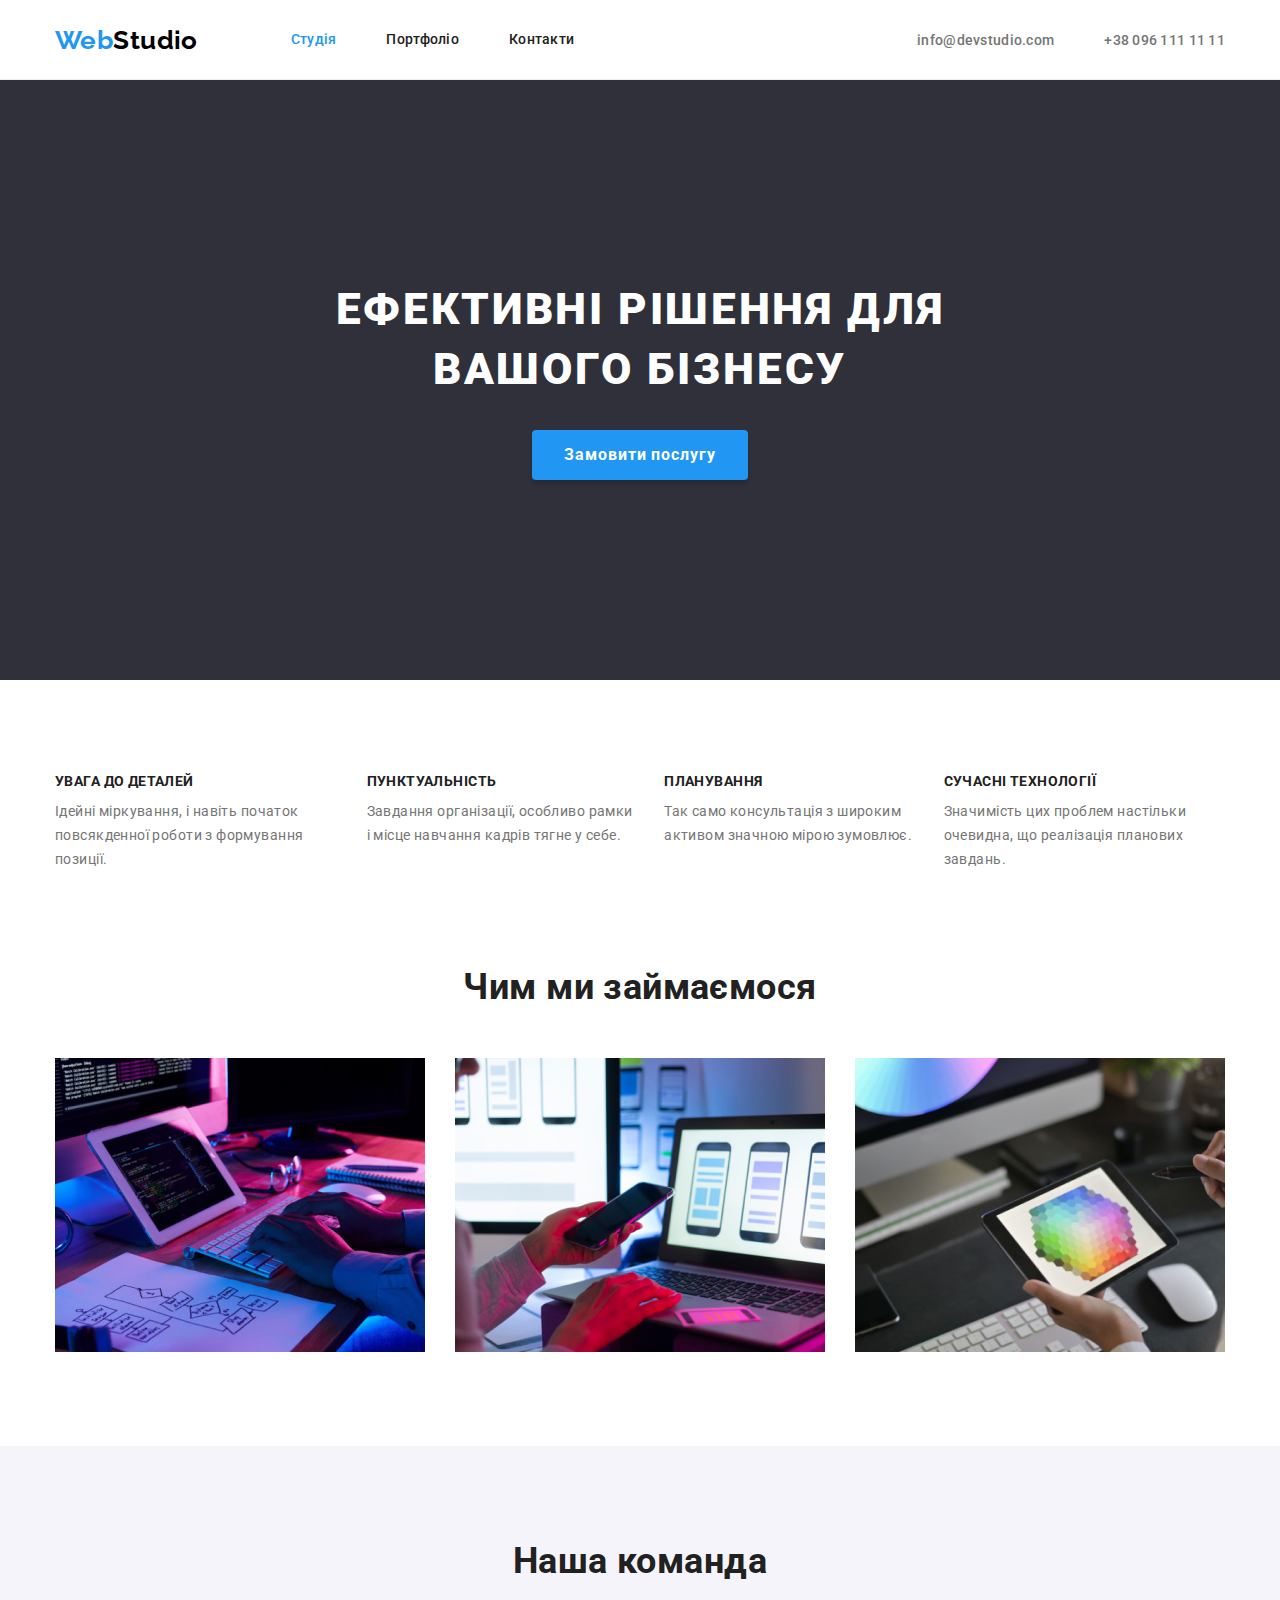
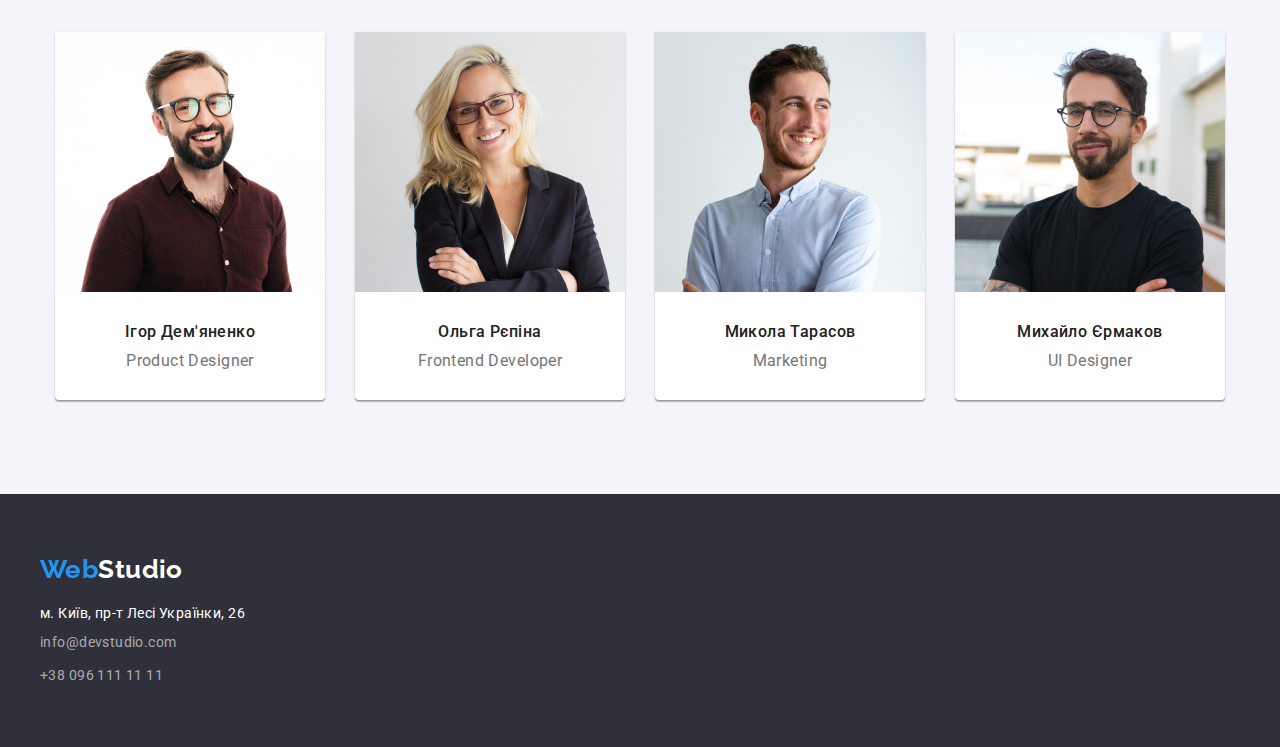
<file: index.html>
<!DOCTYPE html>
<html lang="uk">
  <head>
    <meta charset="UTF-8" />
    <meta http-equiv="X-UA-Compatible" content="IE=edge" />
    <meta name="viewport" content="width=device-width, initial-scale=1.0" />
    <title>Студія</title>
    <link rel="preconnect" href="https://fonts.googleapis.com" />
    <link rel="preconnect" href="https://fonts.gstatic.com" crossorigin />
    <link
      href="https://fonts.googleapis.com/css2?family=Raleway:wght@700&family=Roboto+Slab:wght@400;500;700;900&family=Roboto:wght@400;500;700;900&display=swap"
      rel="stylesheet"
    />
    <link
      rel="stylesheet"
      href="https://cdnjs.cloudflare.com/ajax/libs/modern-normalize/1.1.0/modern-normalize.min.css"
      integrity="sha512-wpPYUAdjBVSE4KJnH1VR1HeZfpl1ub8YT/NKx4PuQ5NmX2tKuGu6U/JRp5y+Y8XG2tV+wKQpNHVUX03MfMFn9Q=="
      crossorigin="anonymous"
      referrerpolicy="no-referrer"
    />
    <link rel="stylesheet" href="./css/styles.css" />
  </head>
  <body>
    <!----------------------- Шапка сайта ------------------------------->
    <header class="header">
      <div class="container header-container">
        <nav class="header-nav">
          <a href="./index.html" class="header-logo link">Web<span class="">Studio</span></a>
          <ul class="nav-list list">
            <li class="nav-item"><a href="./index.html" class="link current">Студія</a></li>
            <li class="nav-item"><a href="./portfolio.html" class="link">Портфоліо</a></li>
            <li class="nav-item"><a href="" class="link">Контакти</a></li>
          </ul>
        </nav>
        <div class="header-contacts">
          <ul class="contacts-list list">
            <li class="contacts-item"><a href="mailto:" class="link">info@devstudio.com</a></li>
            <li class="contacts-item"><a href="tel:+" class="link">+38 096 111 11 11</a></li>
          </ul>
        </div>
      </div>
    </header>
    <!----------------------- Сторінка Студія ---------------------------->
    <main>
      <!-- Герой -->
      <section class="hero">
        <div class="container">
          <h1 class="hero-title">Ефективні рішення для вашого бізнесу</h1>
          <button type="button" class="button-primary">Замовити послугу</button>
        </div>
      </section>
      <!--------------------- Секція Переваги ==========================-->
      <section class="benefits section">
        <div class="container">
          <h2 class="visually-hidden">Переваги</h2>
          <ul class="benefits-list list">
            <li class="benefits-item">
              <h3 class="benefits-title">Увага до деталей</h3>
              <p class="benefits-text">
                Ідейні міркування, і навіть початок повсякденної роботи з формування позиції.
              </p>
            </li>
            <li class="benefits-item">
              <h3 class="benefits-title">Пунктуальність</h3>
              <p class="benefits-text">
                Завдання організації, особливо рамки і місце навчання кадрів тягне у себе.
              </p>
            </li>
            <li class="benefits-item">
              <h3 class="benefits-title">Планування</h3>
              <p class="benefits-text">
                Так само консультація з широким активом значною мірою зумовлює.
              </p>
            </li>
            <li class="benefits-item">
              <h3 class="benefits-title">Сучасні технології</h3>
              <p class="benefits-text">
                Значимість цих проблем настільки очевидна, що реалізація планових завдань.
              </p>
            </li>
          </ul>
        </div>
      </section>
      <!----------------------- Секція Чим ми займаємося ------------------------->
      <section class="work section">
        <div class="container">
          <h2 class="work-title">Чим ми займаємося</h2>
          <ul class="work-list list">
            <li class="work-item">
              <img src="./images/img1.1.jpg" alt="фото планшета" width="370" />
            </li>
            <li class="work-item">
              <img src="./images/img1.2.jpg" alt="ноутбук та смартфон" width="370" />
            </li>
            <li class="work-item">
              <img src="./images/img1.3.jpg" alt="палітра кольору на планшеті" width="370" />
            </li>
          </ul>
        </div>
      </section>
      <!-------------------------- Секція Наша команда -------------------------->
      <section class="team section">
        <div class="container">
          <h2 class="team-title">Наша команда</h2>
          <ul class="team-list list">
            <li class="team-item">
              <img src="./images/img-demyanenko.jpg" alt="Ігор Дем'яненко, фото" width="270" />
              <h3 class="team-subtitle">Ігор Дем'яненко</h3>
              <p class="team-text">Product Designer</p>
            </li>
            <li class="team-item">
              <img src="./images/img-repina.jpg" alt="Ольга Рєпіна, фото" width="270" />
              <h3 class="team-subtitle">Ольга Рєпіна</h3>
              <p class="team-text">Frontend Developer</p>
            </li>
            <li class="team-item">
              <img src="./images/img-tarasov.jpg" alt="Микола Тарасов, фото" width="270" />
              <h3 class="team-subtitle">Микола Тарасов</h3>
              <p class="team-text">Marketing</p>
            </li>
            <li class="team-item">
              <img src="./images/img-ermakov.jpg" alt="Михайло Єрмаков, фото" width="270" />
              <h3 class="team-subtitle">Михайло Єрмаков</h3>
              <p class="team-text">UI Designer</p>
            </li>
          </ul>
        </div>
      </section>
    </main>
    <!--------------------------- Футер ----------------------------->
    <footer class="footer">
      <div class="footer-wrap container">
        <a href="./index.html" class="header-logo link">Web<span>Studio</span></a>
        <address class="footer-contacts">
          <p class="adress">м. Київ, пр-т Лесі Українки, 26</p>
          <ul class="footer-list list">
            <li class="footer-item">
              <a href="" class="footer link">info@devstudio.com</a> <br />
            </li>
            <li class="footer-item"><a href="" class="footer link">+38 096 111 11 11</a></li>
          </ul>
        </address>
      </div>
    </footer>
  </body>
</html>
</file>
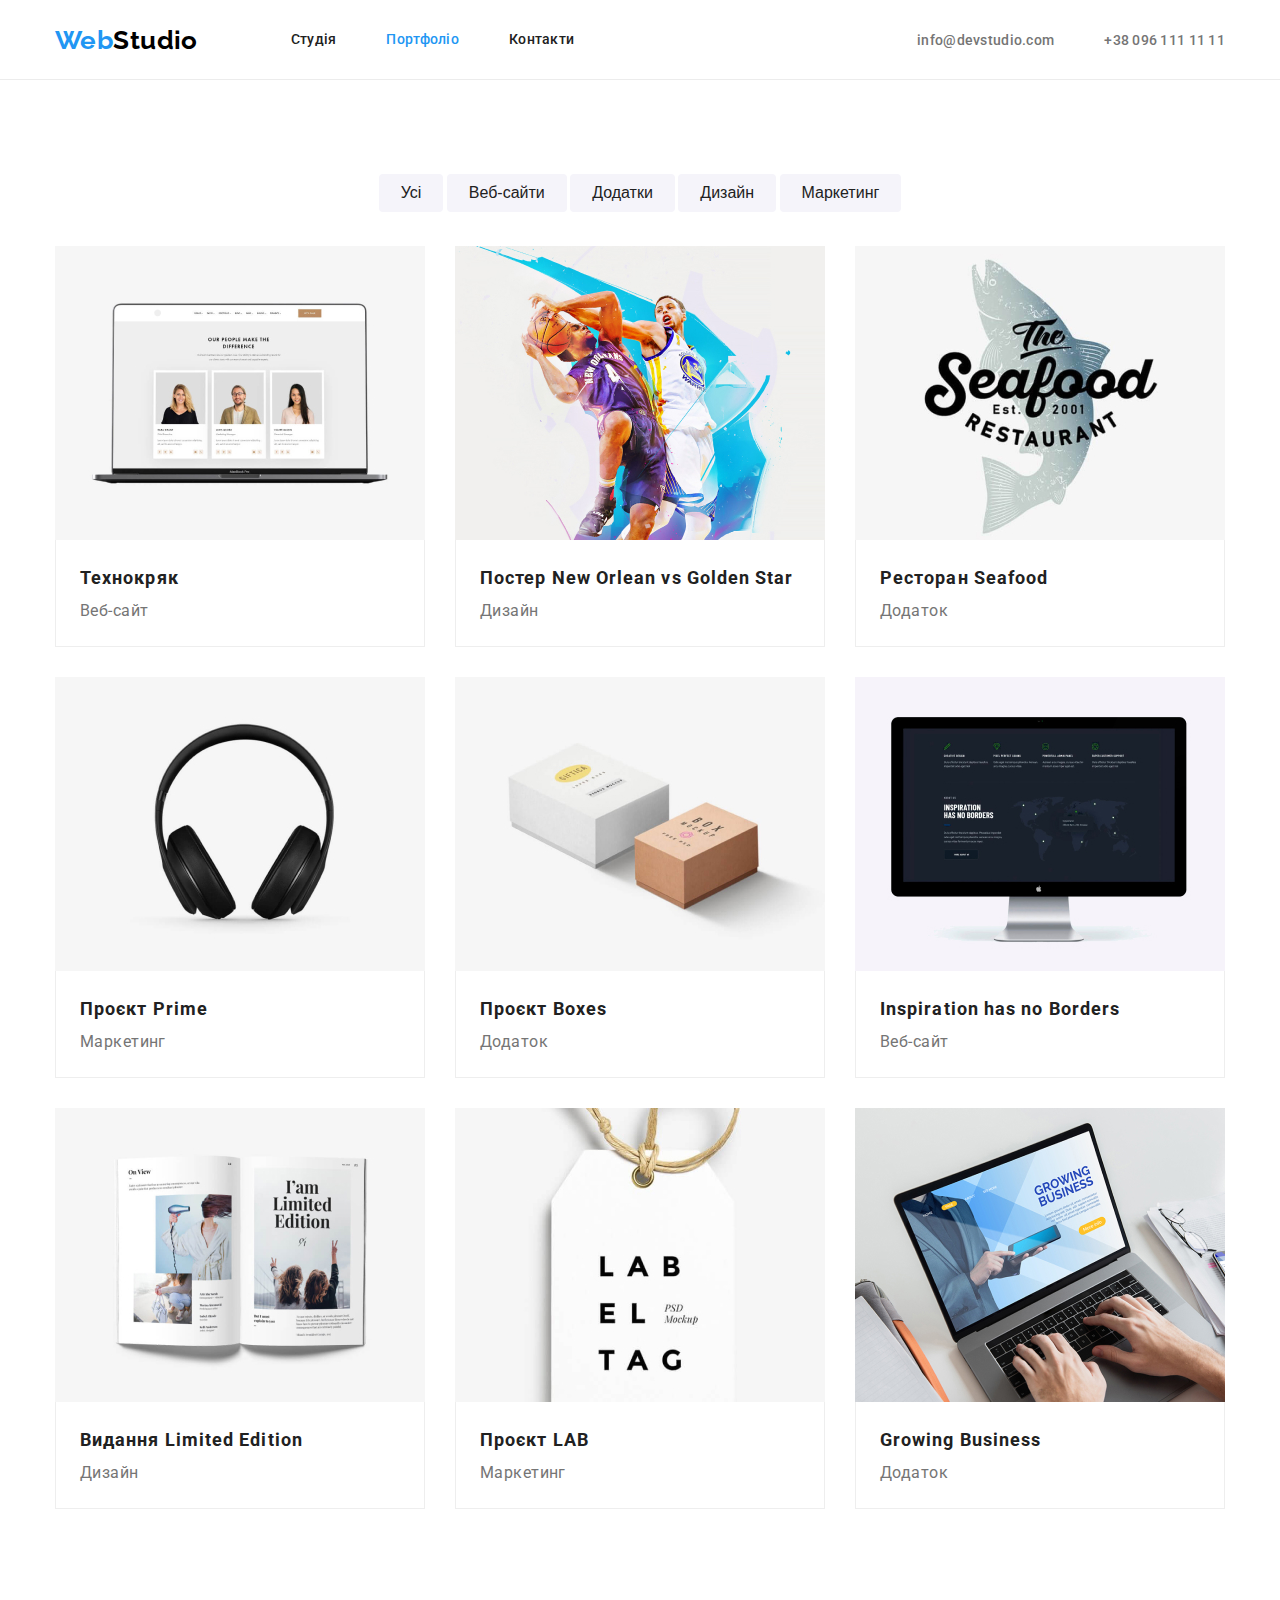
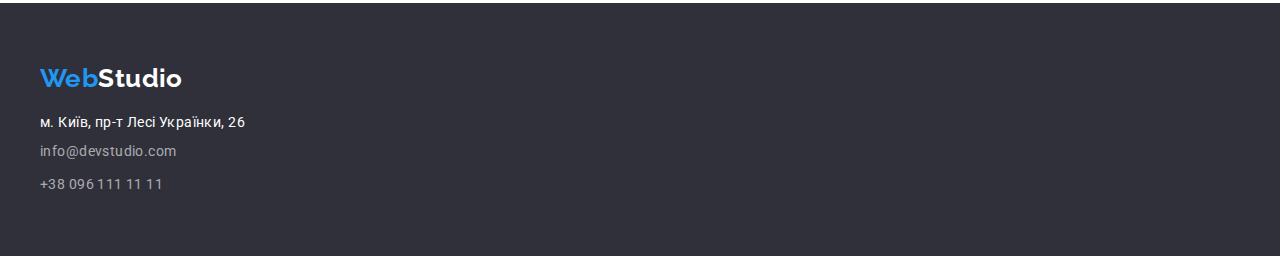
<file: portfolio.html>
<!DOCTYPE html>
<html lang="uk">
  <head>
    <meta charset="UTF-8" />
    <meta http-equiv="X-UA-Compatible" content="IE=edge" />
    <meta name="viewport" content="width=device-width, initial-scale=1.0" />
    <title>Портфоліо</title>
    <link rel="preconnect" href="https://fonts.googleapis.com" />
    <link rel="preconnect" href="https://fonts.gstatic.com" crossorigin />
    <link
      href="https://fonts.googleapis.com/css2?family=Raleway:wght@700&family=Roboto+Slab:wght@400;500;700;900&family=Roboto:wght@400;500;700;900&display=swap"
      rel="stylesheet"
    />
    <link
      rel="stylesheet"
      href="https://cdnjs.cloudflare.com/ajax/libs/modern-normalize/1.1.0/modern-normalize.min.css"
      integrity="sha512-wpPYUAdjBVSE4KJnH1VR1HeZfpl1ub8YT/NKx4PuQ5NmX2tKuGu6U/JRp5y+Y8XG2tV+wKQpNHVUX03MfMFn9Q=="
      crossorigin="anonymous"
      referrerpolicy="no-referrer"
    />
    <link rel="stylesheet" href="./css/styles.css" />
  </head>
  <body>
    <!----------------------- Шапка сайта ------------------------------->
    <header class="header">
      <div class="container header-container">
        <nav class="header-nav">
          <a href="./index.html" class="header-logo link">Web<span class="">Studio</span></a>
          <ul class="nav-list list">
            <li class="nav-item"><a href="./index.html" class="link">Студія</a></li>
            <li class="nav-item"><a href="./portfolio.html" class="link current">Портфоліо</a></li>
            <li class="nav-item"><a href="" class="link">Контакти</a></li>
          </ul>
        </nav>
        <div class="header-contacts">
          <ul class="contacts-list list">
            <li class="contacts-item"><a href="mailto:" class="link">info@devstudio.com</a></li>
            <li class="contacts-item"><a href="tel:+" class="link">+38 096 111 11 11</a></li>
          </ul>
        </div>
      </div>
    </header>
    <!-- Сторінка Портфоліо -->
    <main>
      <section class="portfolio section">
         <div class="container">
          <!-- Фільтри (відбір за типом роботи) -->
          <h1 class="visually-hidden">Портфоліо</h1>
          <ul class="portfolio-buttons">
            <button type="button" class="button-portfolio current">Усі</button>
            <button type="button" class="button-portfolio">Веб-сайти</button>
            <button type="button" class="button-portfolio">Додатки</button>
            <button type="button" class="button-portfolio">Дизайн</button>
            <button type="button" class="button-portfolio">Маркетинг</button>
          </ul>
          <!-- Проекти -->
          <ul class="portfolio-list list">
            <li class="portfolio-item">
              <a href="" class="link">
                <img src="./images/img-portfolio/portfolio1.jpg" alt="екран ноутбука" width="370" />
                <div class="portfolio-list-wrap">
                <h3 class="portfolio-title">Технокряк</h3>
                <p class="portfolio-text">Веб-сайт</p>
                </div>
              </a>
            </li>
            <li class="portfolio-item">
              <a href="" class="link">
                <img src="./images/img-portfolio/portfolio2.jpg" alt="баскетболісти" width="370" />
                <div class="portfolio-list-wrap">
                <h3 class="portfolio-title">Постер New Orlean vs Golden Star</h3>
                <p class="portfolio-text">Дизайн</p>
                </div>
              </a>
            </li>
            <li class="portfolio-item">
              <a href="" class="link">
                <img
                  src="./images/img-portfolio/portfolio3.jpg"
                  alt="емблема ресторану"
                  width="370"
                />
                <div class="portfolio-list-wrap">
                <h3 class="portfolio-title">Ресторан Seafood</h3>
                <p class="portfolio-text">Додаток</p>
                </div>
              </a>
            </li>
            <li class="portfolio-item">
              <a href="" class="link">
                <img src="./images/img-portfolio/portfolio4.jpg" alt="навушники" width="370" />
                <div class="portfolio-list-wrap">
                <h3 class="portfolio-title">Проєкт Prime</h3>
                <p class="portfolio-text">Маркетинг</p>
                </div>
              </a>
            </li>
            <li class="portfolio-item">
              <a href="" class="link">
                <img src="./images/img-portfolio/portfolio5.jpg" alt="дві коробки" width="370" />
                <div class="portfolio-list-wrap">
                <h3 class="portfolio-title">Проєкт Boxes</h3>
                <p class="portfolio-text">Додаток</p>
                </div>
              </a>
            </li>
            <li class="portfolio-item">
              <a href="" class="link">
                <img src="./images/img-portfolio/portfolio6.jpg" alt="монітор" width="370" />
                <div class="portfolio-list-wrap">
                <h3 class="portfolio-title">Inspiration has no Borders</h3>
                <p class="portfolio-text">Веб-сайт</p>
                </div>
              </a>
            </li>
            <li class="portfolio-item">
              <a href="" class="link">
                <img src="./images/img-portfolio/portfolio7.jpg" alt="книга" width="370" />
                <div class="portfolio-list-wrap">
                <h3 class="portfolio-title">Видання Limited Edition</h3>
                <p class="portfolio-text">Дизайн</p>
                </div>
              </a>
            </li>
            <li class="portfolio-item">
              <a href="" class="link">
                <img src="./images/img-portfolio/portfolio8.jpg" alt="Lab El Tag" width="370" />
                <div class="portfolio-list-wrap">
                <h3 class="portfolio-title">Проєкт LAB</h3>
                <p class="portfolio-text">Маркетинг</p>
                </div>
              </a>
            </li>
            <li class="portfolio-item">
              <a href="" class="link">
                <img src="./images/img-portfolio/portfolio9.jpg" alt="екран ноутбука" width="370" />
                <div class="portfolio-list-wrap">
                <h3 class="portfolio-title">Growing Business</h3>
                <p class="portfolio-text">Додаток</p>
                </div>
              </a>
            </li>
          </ul>
          </div>
        </section>
    </main>
    <!-- Футер -->
    <footer class="footer">
      <div class="footer-wrap container">
        <a href="./index.html" class="header-logo link">Web<span>Studio</span></a>
        <address class="footer-contacts">
          <p class="adress">м. Київ, пр-т Лесі Українки, 26</p>
          <ul class="footer-list list">
            <li class="footer-item">
              <a href="" class="footer link">info@devstudio.com</a> <br />
            </li>
            <li class="footer-item"><a href="" class="footer link">+38 096 111 11 11</a></li>
          </ul>
        </address>
      </div>
    </footer>
    </div>
  </body>
</html>
</file>
<file: css/styles.css>
html {
  box-sizing: border-box;
}

*,
*::after,
*::before {
  box-sizing: inherit;
}

ul,
ol {
  margin: 0;
  padding: 0;
}

body,
h1,
h2,
h3,
h4,
h5,
h6,
p,
li {
  margin: 0;
  line-height: initial;
}

img {
  display: block;
}

.list {
  list-style: none;
}

.link {
  color: var(--primary-text-color);
  text-decoration: none;
}

.visually-hidden {
  position: absolute;
  width: 1px;
  height: 1px;
  margin: -1px;
  border: 0;
  padding: 0;

  white-space: nowrap;
  clip-path: inset(100%);
  clip: rect(0 0 0 0);
  overflow: hidden;
}

:root {
  --primary-text-color: #212121;
  --text-color: #757575;
  --accent-color: #2196f3;
  --primary-white-color: #ffffff;
  --background-color-secondary: #f5f5f5;
  --background-third-color: #f5f4fa;
  --background-grey-color: #2f303a;
  --typical-section-padding: 94px;
  --typical-list-padding: 30px;
}

body {
  color: var(--primary-text-color);
  background-color: var(--primary-white-color);
  font-family: Roboto, sans-serif;
  font-size: 14px;
  letter-spacing: 0.03em;
}

/* -------------Cторінка Студія --------------*/
/* 
.section {
    padding: 
    margin;
}

/* ----------------Header------------------- */

.header {
  border-bottom: 1px solid #ececec;
  height: 80px;
  /* можно не на класс, а на тег header? */
  /* padding-top: 24px;
    padding-bottom: 25px;
    вместо этого padding: 32 px */
}

.container {
  width: 1200px;
  padding: 0 15px;
  margin: 0 auto;
}

.header-container {
  display: flex;
  align-items: center;
  justify-content: space-between;
  /* margin-left: auto; */
}

.header-nav {
  display: flex;
  align-items: center;
  /* padding: 32px; */
}

.header-logo {
  color: var(--accent-color);
  font-family: 'Raleway';
  font-weight: 700;
  font-size: 26px;
  line-height: 1.19;
}

.header-logo span {
  color: #000000;
}

.header-nav .header-logo {
  margin-right: 93px;
}

.nav-list {
  display: flex;
  align-items: center;
  column-gap: 50px;
}

/* .nav-item:not(:last-child) {
        margin-right: 50px;
} */

/* .nav-item +.nav-item {
    margin-left: 50px;
} почему от Студии нет отступа?*/

.nav-list a {
  color: var(--primary-text-color);
  font-weight: 500;
  line-height: 1.14;
  letter-spacing: 0.02em;
  padding: 32px 0;
  display: block;
}

/* .header-contacts {
} */

.contacts-list {
  display: flex;
  align-items: center;
  column-gap: 50px;
  /* как без флекса прописать это (маржин) */
  /* .contacts-item:not(:last-child) {
        margin-right: 50px;
    } */
}

.header-contacts .link {
  color: var(--text-color);
  font-weight: 500;
  line-height: 1.14;
  letter-spacing: 0.02em;
}

.nav-list .link:hover,
.nav-list .link:focus,
.footer.link:hover,
.footer.link:focus,
.header-contacts .link:hover,
.nav-list .link.current {
  color: var(--accent-color);
}

/* -----------------Hero ----------------*/
.hero {
  background-color: var(--background-grey-color);
  text-align: center;
  padding: 200px 0;
  /* padding-top: 200px;
    padding-bottom: 200px; */
}

.hero-title {
  width: 696px;
  color: var(--primary-white-color);
  font-weight: 900;
  font-size: 44px;
  line-height: 1.36;
  letter-spacing: 0.06em;
  text-transform: uppercase;
  margin: 0 auto;
}

/* Button */
.button-primary {
  font-family: inherit;
  border-radius: 4px;
  border: 0;
  padding: 10px 32px;
  margin-top: 30px;
  box-shadow: 0px 4px 4px rgba(0, 0, 0, 0.15);

  /* разобраться почему такое значение? откуда наследует */
}

.hero .button-primary {
  color: var(--primary-white-color);
  background-color: var(--accent-color);
  font-weight: 700;
  font-size: 16px;
  line-height: 1.88;
  letter-spacing: 0.06em;

  cursor: pointer;
}

/* Секції Переваги, Чим займаємося, Наша команда */
.section {
  padding-top: var(--typical-section-padding);
  padding-bottom: var(--typical-section-padding);
}

.benefits {
  background-color: var(--primary-white-color);
}

.benefits-list {
  display: flex;
  align-items: top;
  gap: var(--typical-list-padding);
  /* margin-right: 30px; */
  /* padding-top: 94px;
    padding-bottom: 94px; */
}

/* .benefits-item:not(:last-child), 
.work-item:not(:last-child),
.team-item:not(:last-child) {
    margin-right: 30px;
} */

.benefits-title {
  font-weight: 700;
  font-size: 14px;
  line-height: 1.14;
  text-transform: uppercase;
  padding-bottom: 10px;
  color: var(--primary-text-color);
}

.benefits-text {
  font-size: 14px;
  line-height: 1.71;
  color: var(--primary-text-color);
  line-height: 1.71;
  letter-spacing: 0.03em;
  color: var(--text-color);
}

.work {
  background-color: var(--primary-white-color);
  padding-top: 0;
  /* margin-top: var(--typical-margin-padding); 
    как лучше - 2 паддинга в секции benefits или разделить по спкциям отступы?*/
}

.work-list {
  display: flex;
  align-items: center;
  gap: var(--typical-list-padding);
  flex-wrap: wrap;
}

.work-item {
  width: calc ((100%-2 * 30px)/3);
}

.work-title,
.team-title {
  font-weight: 700;
  font-size: 36px;
  line-height: 1.17;
  text-align: center;
  padding-bottom: 50px;
  /* или margin? */
}

.team {
  background-color: var(--background-third-color);
}

.team-title {
  color: var(--primary-text-color);
}

.team-list {
  display: flex;
  align-items: center;
  gap: var(--typical-list-padding);
  flex-wrap: wrap;
}

.team-item {
  background-color: var(--primary-white-color);
  box-shadow: 0px 1px 3px rgba(0, 0, 0, 0.12), 0px 1px 1px rgba(0, 0, 0, 0.14),
    0px 2px 1px rgba(0, 0, 0, 0.2);
  border-radius: 0px 0px 4px 4px;
  width: calc((100% - 3 * 30px) / 4);
}

.team-subtitle {
  color: var(--primary-text-color);
  font-weight: 500;
  font-size: 16px;
  line-height: 1.19;
  text-align: center;
  padding: var(--typical-list-padding) 0 10px;
}

.team-text {
  color: var(--text-color);
  text-align: center;
  font-size: 16px;
  line-height: 1.19;
  text-align: center;
  padding-bottom: var(--typical-list-padding);
}

/* Footer */
.footer {
  color: var(--primary-white-color);
  background-color: var(--background-grey-color);
  text-align: left;
  font-style: normal;
  line-height: 24px;
}

.footer-wrap {
  padding: 60px 0;
}

.footer-contacts {
  margin-top: 20px;
}

.adress {
  margin-bottom: 9px;
}

.footer-item:not(:last-child) {
  margin-bottom: 9px;
}

.footer .logo {
  color: var(--accent-color);
  font-family: 'Raleway';
  font-weight: 700;
  font-size: 26px;
  line-height: 1.19;
}
.footer span {
  color: var(--primary-white-color);
}
/* почему не наследуется белый цвет из footer для спан? */

.footer.link {
  color: rgba(255, 255, 255, 0.6);
}

address {
  font-style: normal;
  line-height: 1.71;
}

/* --------------Стили для portfolio.html------------- */

/* .portfolio {
} */

.button-portfolio {
  color: var(--primary-text-color);
  background-color: var(--background-third-color);
  border: none;
  font-weight: 500;
  font-size: 16px;
  line-height: 1.62;
  text-align: center;
  border-radius: 4px;
  padding: 6px 22px;
}

.button-portfolio:hover,
.button-portfolio:focus {
  color: var(--background-color-secondary);
  background-color: var(--accent-color);
  cursor: pointer;
}

.portfolio-buttons {
  margin-bottom: 34px;
  text-align: center;
}

.portfolio-list {
  display: flex;
  flex-wrap: wrap;
  text-align: center;
  gap: 30px;
}

.portfolio-item {
  flex-basis: calc((100% - 2 * 30px) / 3);
}

.portfolio-list-wrap {
  border: 1px solid #eeeeee;
  border-top: 0;
  padding: 20px 24px;
  text-align: left;
}

.portfolio-title {
  font-weight: 700;
  font-size: 18px;
  line-height: 2;
  letter-spacing: 0.06em;
}

.portfolio-text {
  color: var(--text-color);
  font-size: 16px;
  line-height: 1.88;
}
</file>
